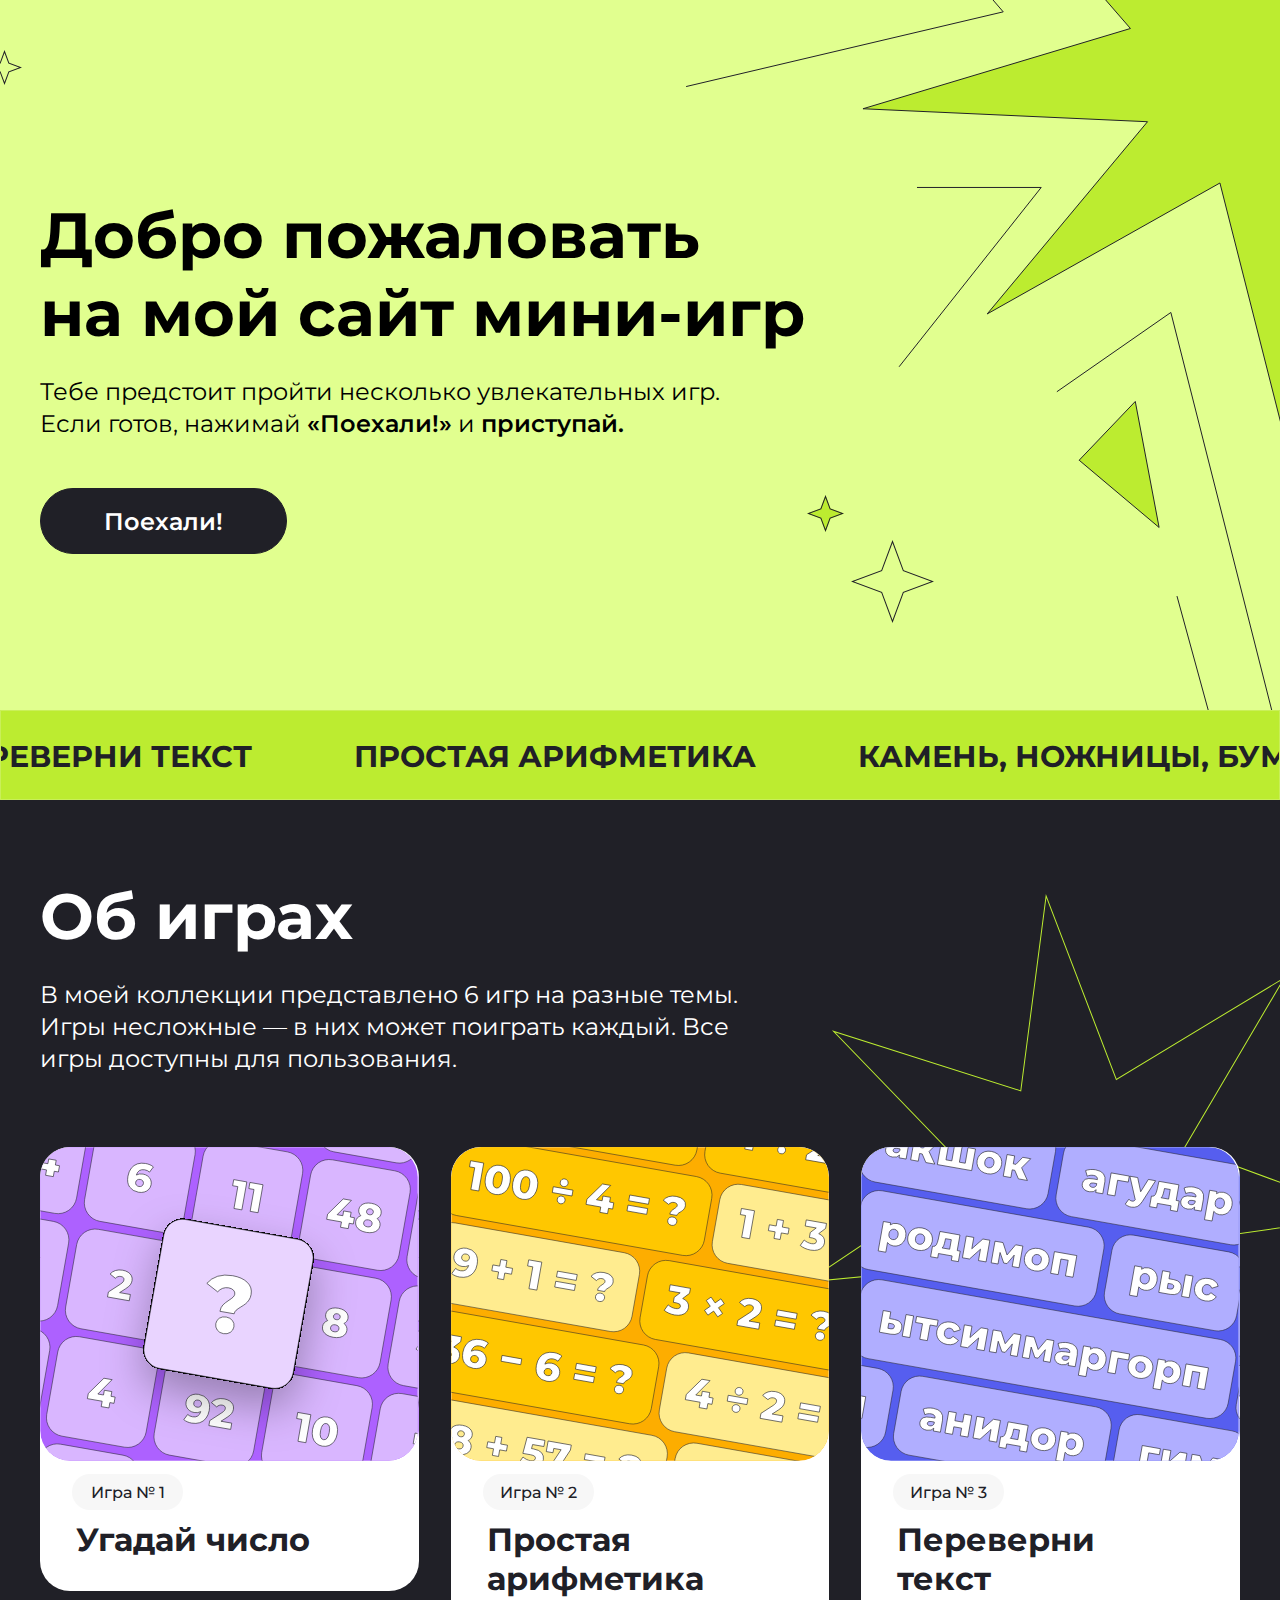
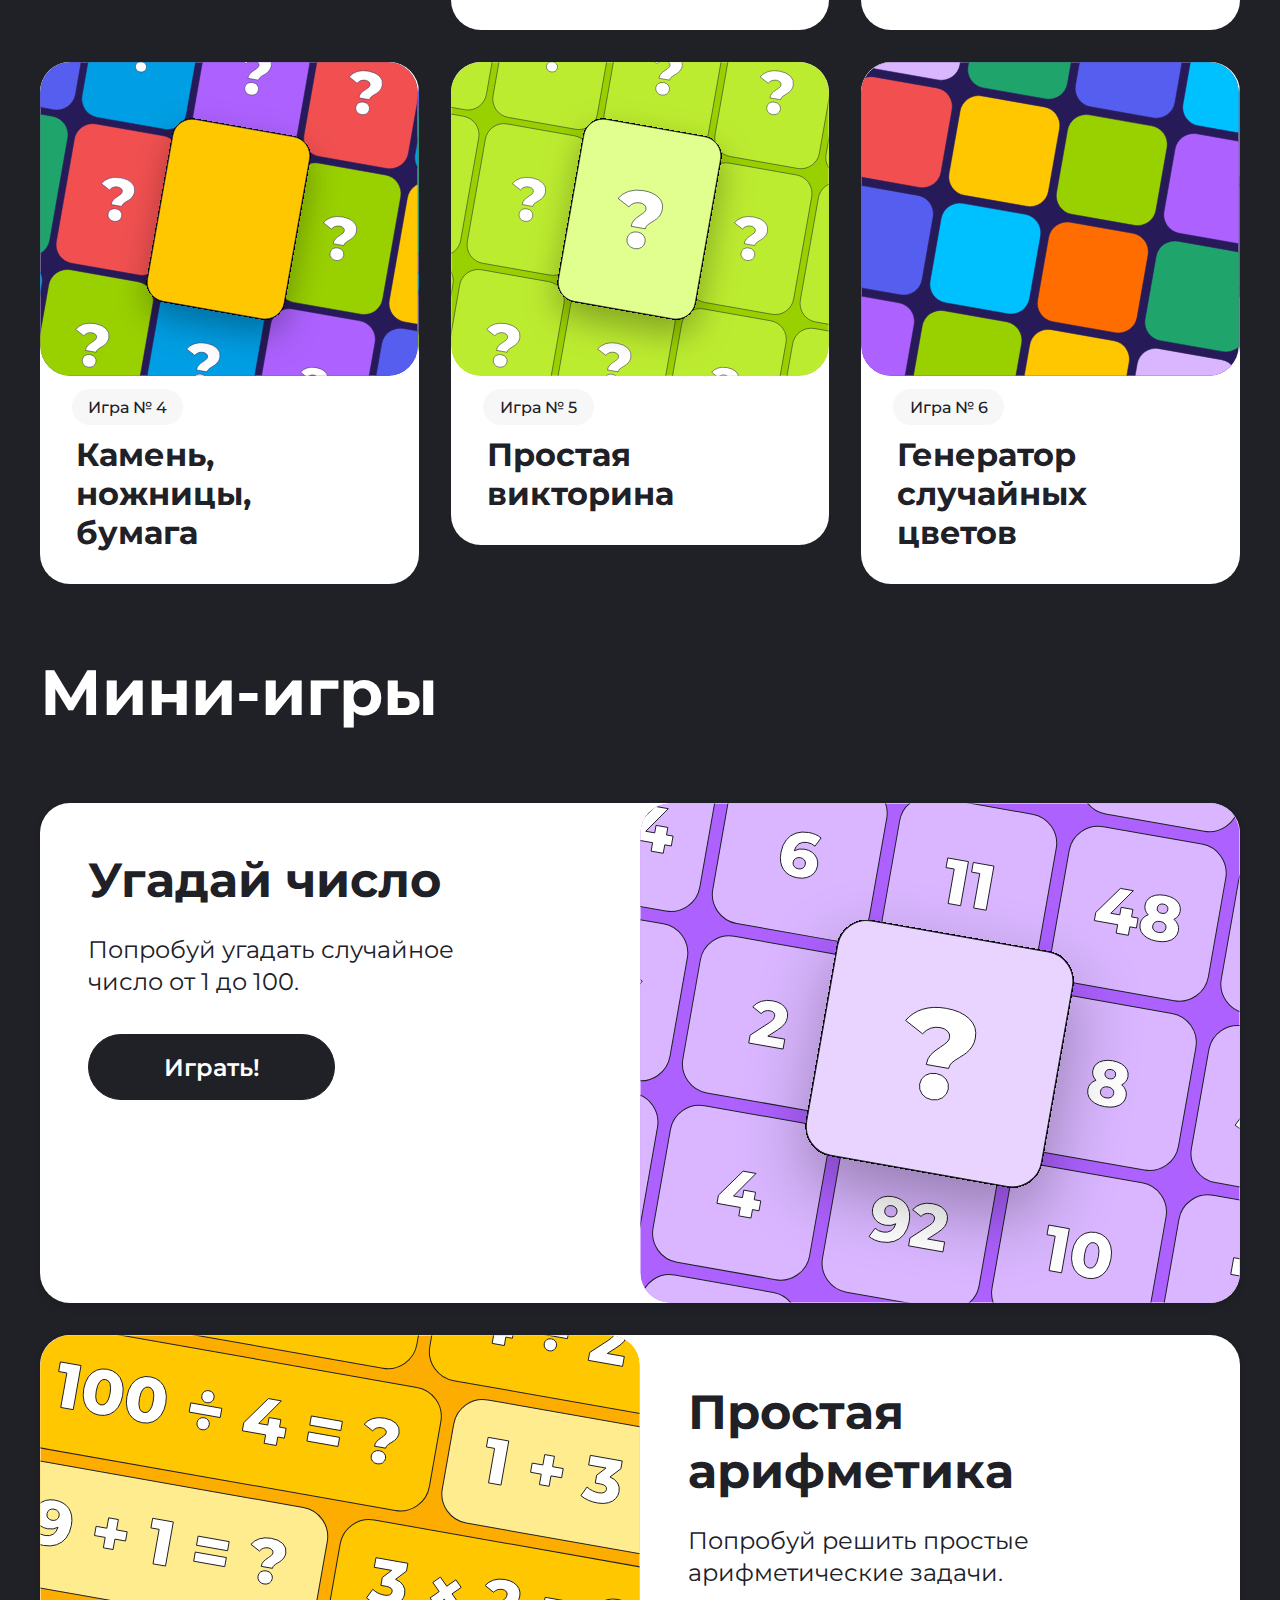
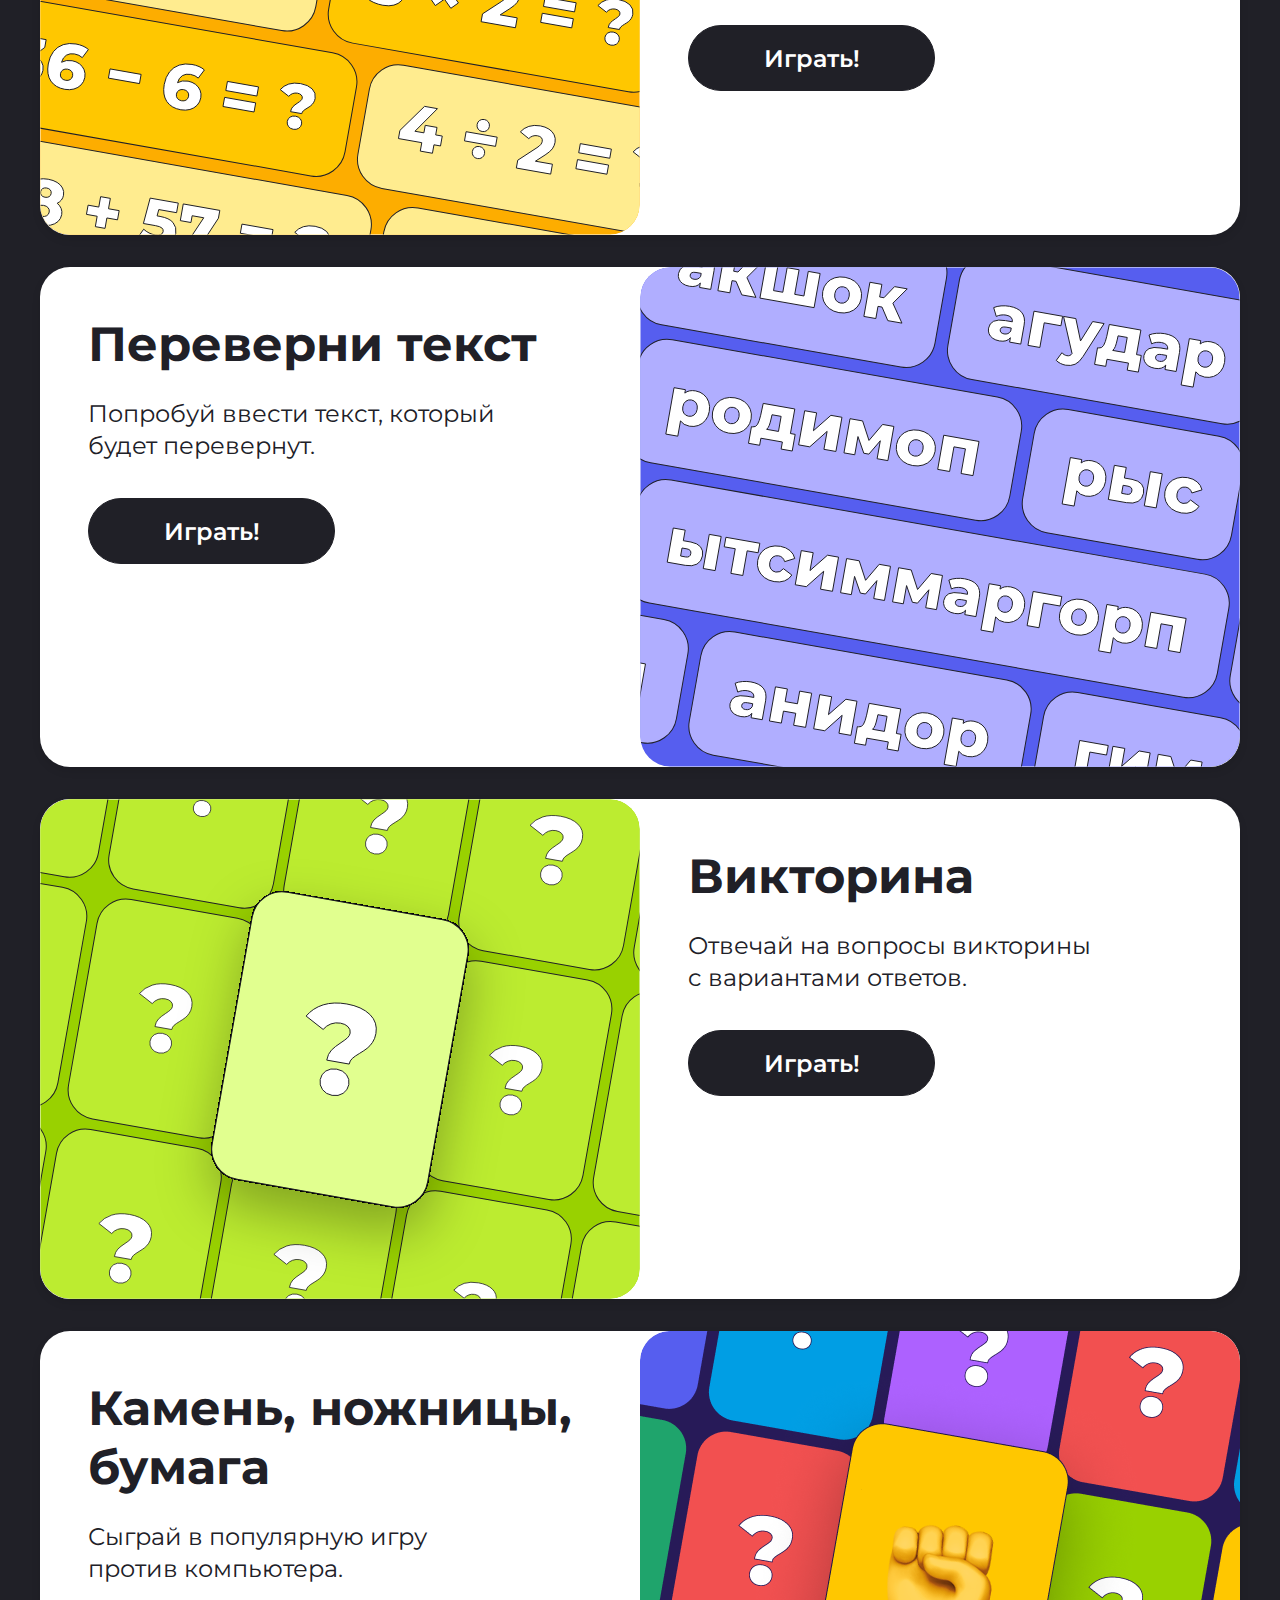
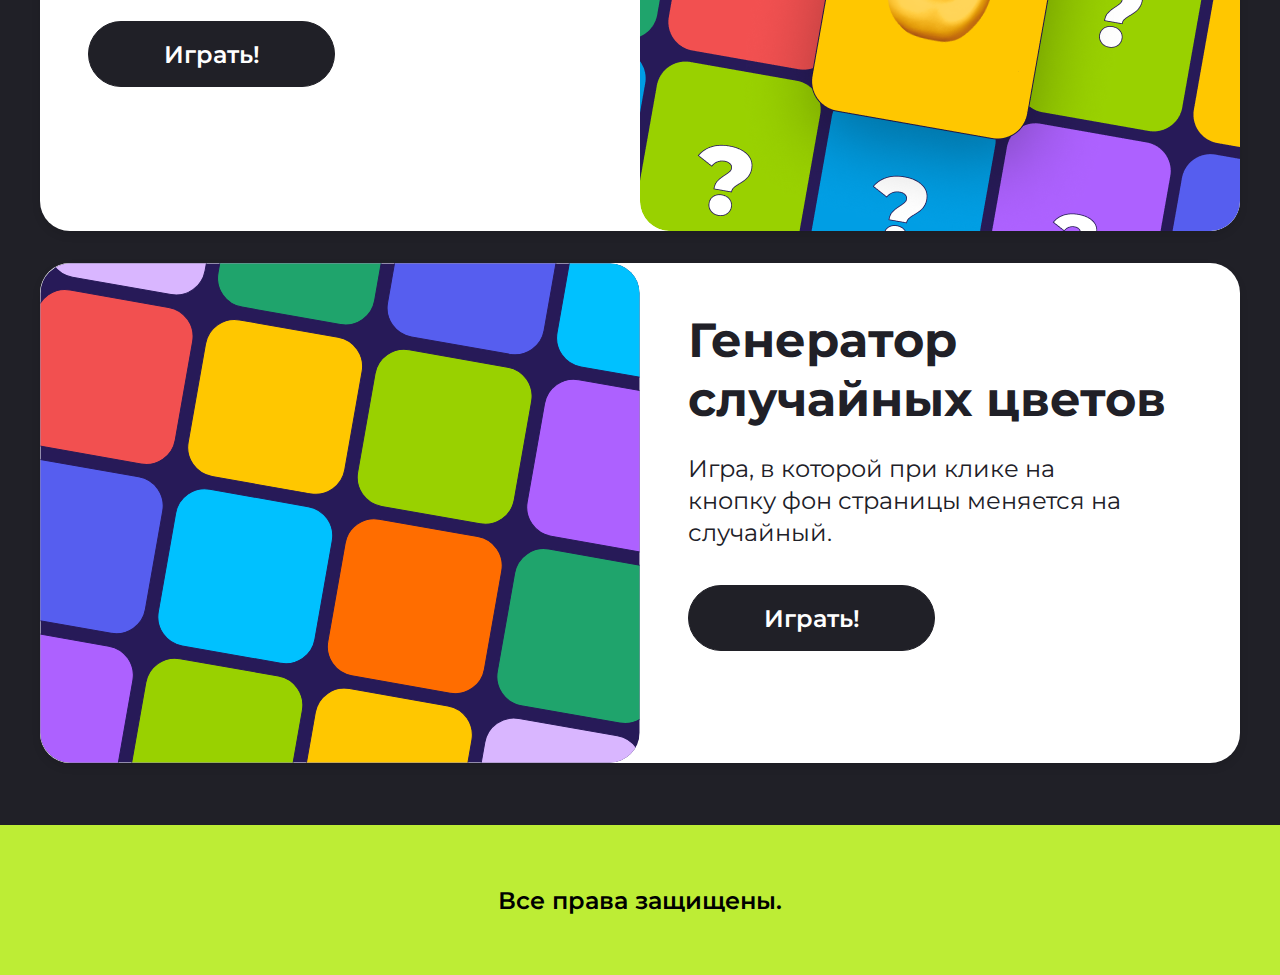
<file: index.html>
<!DOCTYPE html>
<html lang="en">
<head>
    <meta charset="UTF-8">
    <meta name="viewport" content="width=device-width, initial-scale=1.0">
    <title>Сайт</title>
    <link rel="preconnect" href="https://fonts.googleapis.com">
    <link rel="preconnect" href="https://fonts.gstatic.com" crossorigin>
    <link href="https://fonts.googleapis.com/css2?family=Montserrat:ital,wght@0,100..900;1,100..900&display=swap"
          rel="stylesheet">
    <link rel="stylesheet" href="./style/style.css">
</head>

<body>
<header class="header center">
    <h1 class="header__title">Добро пожаловать&nbsp; на мой сайт мини-игр</h1>
    <p class="header__text">Тебе предстоит пройти несколько увлекательных игр. Если готов, нажимай <span
            class="header__text-bold">«Поехали!»</span> и <span class="header__text-bold">приступай.</span>
    </p>
    <button id="startButton" class="header__button" onclick="startGame()">Поехали!</button>
</header>
<div class="banner">
    <div class="banner__info">
        <div class="banner__text">Викторина</div>
        <div class="banner__text">угадай число</div>
        <div class="banner__text">Переверни текст</div>
        <div class="banner__text">Простая арифметика</div>
        <div class="banner__text">Камень, ножницы, бумага</div>
        <div class="banner__text">Генератор случайных цветов</div>
    </div>
</div>
<section id="aboutGames" class="img-container center">
    <h2 class="title" id="Об_играх">Об играх</h2>
    <p class="title-text">В моей коллекции представлено 6 игр на разные темы. Игры несложные — в них может поиграть
        каждый. Все игры доступны для пользования.</p>
    <div class="img">
        <a class="img__card game-card" data-target="game1">
            <div class="img__item img__item_1"></div>
            <div class="img__number">Игра № 1</div>
            <div class="img__text">Угадай число</div>
        </a>
        <a class="img__card game-card" data-target="game2">
            <div class="img__item img__item_2"></div>
            <div class="img__number">Игра № 2</div>
            <div class="img__text">Простая арифметика</div>
        </a>
        <a class="img__card game-card" data-target="game3">
            <div class="img__item img__item_3"></div>
            <div class="img__number">Игра № 3</div>
            <div class="img__text">Переверни текст</div>
        </a>
        <a class="img__card game-card" data-target="game4">
            <div class="img__item img__item_4"></div>
            <div class="img__number">Игра № 4</div>
            <div class="img__text">Камень, ножницы, бумага</div>
        </a>
        <a class="img__card game-card" data-target="game5">
        <div class="img__item img__item_5"></div>
            <div class="img__number">Игра № 5</div>
            <div class="img__text">Простая викторина</div>
        </a>
        <a class="img__card game-card" data-target="game6">
            <div class="img__item img__item_6"></div>
            <div class="img__number">Игра № 6</div>
            <div class="img__text">Генератор случайных цветов</div>
        </a>
    </div>
</section>
<section id="gamesPlay" class="play-container center">
    <h2 class="title title-mini">Мини-игры</h2>
    <div class="play">
        <div id="game1" class="play__item-row-reverse">
            <img src="/img/img1.svg" alt="Угадай число" class="play__image">
            <div class="play__inf">
                <div class="play__title">Угадай число</div>
                <div class="play__text">Попробуй угадать случайное <br>число от 1 до 100.</div>
                <button class="play__button" onclick="startGuessNumberGame()">Играть!</button>
            </div>
        </div>
        <div id="game2" class="play__item">
            <img src="/img/img2.svg" alt="Простая арифметика" class="play__image">
            <div class="play__inf">
                <div class="play__title">Простая арифметика</div>
                <div class="play__text">Попробуй решить простые арифметические задачи.</div>
                <button class="play__button" onclick="playGame2(2)">Играть!</button>
            </div>
        </div>
        <div id="game3" class="play__item-row-reverse">
            <img src="/img/img3.svg" alt="Переверни текст" class="play__image">
            <div class="play__inf">
                <div class="play__title">Переверни текст</div>
                <div class="play__text">Попробуй ввести текст, который <br>будет перевернут.</div>
                <button class="play__button" onclick="playGame3(3)">Играть!</button>
            </div>
        </div>
        <div id="game4" class="play__item">
            <img src="/img/img4.svg" alt="Викторина" class="play__image">
            <div class="play__inf">
                <div class="play__title">Викторина</div>
                <div class="play__text">Отвечай на вопросы викторины <br>c вaриантами ответов.</div>
                <button class="play__button" onclick="playGame4(4)">Играть!</button>
            </div>
        </div>
        <div id="game5" class="play__item-row-reverse">
            <img src="/img/img5.png" alt="Камень, ножницы, бумага" class="play__image">
            <div class="play__inf">
                <div class="play__title">Камень, ножницы, бумага</div>
                <div class="play__text">Сыграй в популярную игру <br>против компьютера.</div>
                <button class="play__button" onclick="playGame5(5)">Играть!</button>
            </div>
        </div>
        <div id="game6" class="play__item">
            <img src="/img/img6.svg" alt="Генератор случайных цветов" class="play__image">
            <div class="play__inf">
                <div class="play__title">Генератор случайных цветов</div>
                <div class="play__text">Игра, в которой при клике на кнопку фон страницы меняется на случайный.</div>
                <button class="play__button" onclick="playGame6()">Играть!</button>
            </div>
        </div>
    </div>
</section>


<footer class="footer">
    <h3 class="footer__text">Все права защищены.</h3>
</footer>

<script src="site.js"></script>

</body>
</html>
</file>
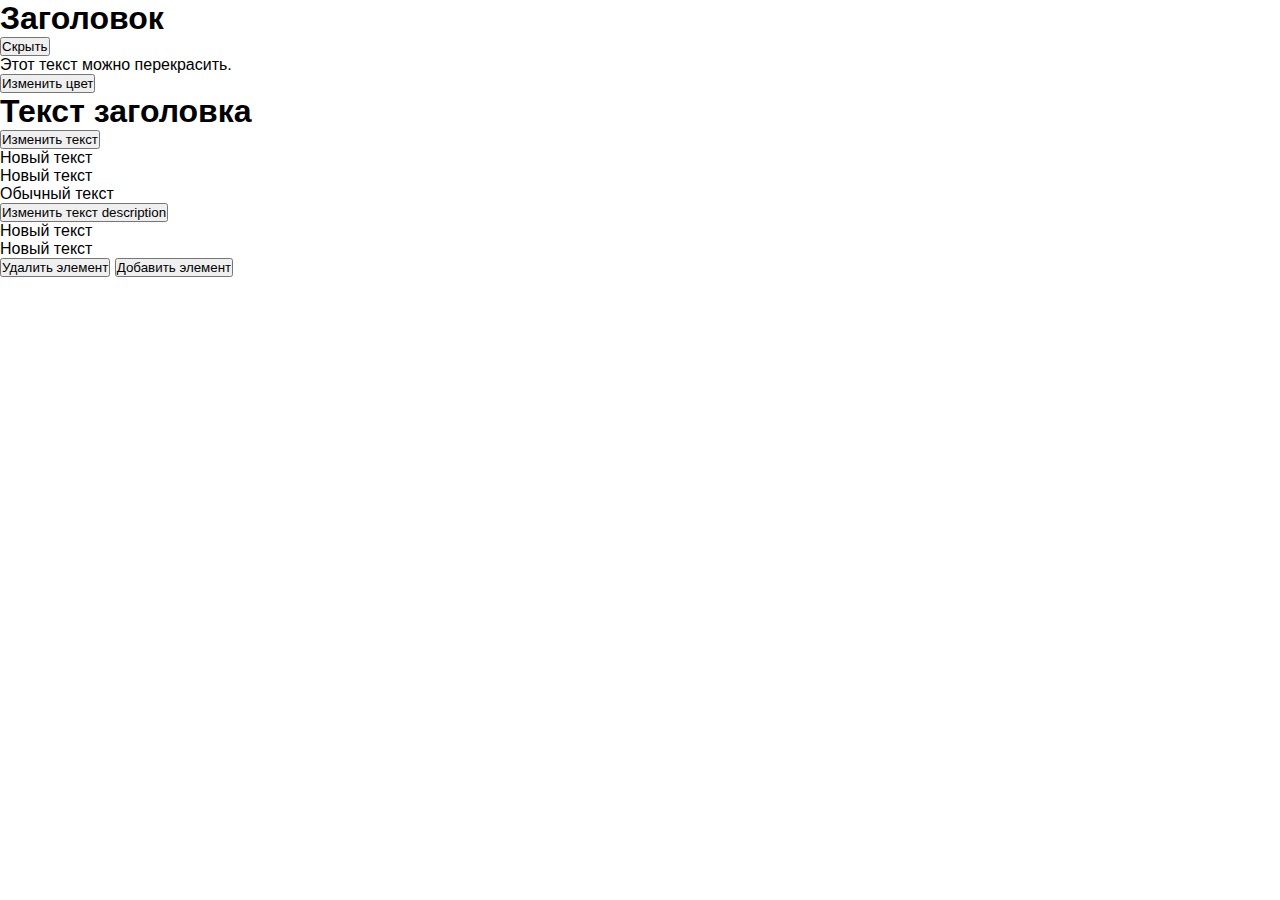
<file: test_hw-9.html>
<!DOCTYPE html>
<html lang="ru">
<head>
    <meta charset="UTF-8">
    <meta name="viewport" content="width=device-width, initial-scale=1.0">
    <title>Тестирование HW-9</title>
    <link rel="stylesheet" href="./style/style.css">
</head>
<body>

<h1 id="title">Заголовок</h1>
<button id="toggle-title">Скрыть</button>

<p id="paragraph">Этот текст можно перекрасить.</p>
<button id="change-color">Изменить цвет</button>

<h1 id="changeable-title">Текст заголовка</h1>
<button id="change-text">Изменить текст</button>

<p class="description">Описание 1</p>
<p class="description">Описание 2</p>
<p>Обычный текст</p>
<button id="change-description">Изменить текст description</button>

<p class="description">Текст для удаления</p>
<p class="description">Еще один абзац</p>
<button id="remove-description">Удалить элемент</button>

<button id="add-paragraph">Добавить элемент</button>

<script src="hw-9.js"></script>
</body>
</html>
</file>
<file: style/style.css>
* {
  margin: 0;
  padding: 0;
  box-sizing: border-box;
}

a {
  text-decoration: none;
}

body {
  font-family: "Montserrat", sans-serif;
  font-optical-sizing: auto;
}

.center {
  padding-left: calc(50% - 600px);
  padding-right: calc(50% - 600px);
}

.header {
  max-height: 800px;
  background: rgb(225, 255, 143);
  background-repeat: no-repeat;
  background-position: calc(100% + 480px) -400px, calc(100% - 1312px) 88px, calc(100% - 1258px) 50px, calc(100% - 346px) 540px, calc(100% - 436px) 495px;
  overflow: hidden;
  background-image: url("/img/Star-top.svg"), url("/img/Star_2.svg"), url("/img/Star_3.svg"), url("/img/Star_4.svg"), url("/img/Star_5.svg");
}
.header__title {
  font-size: 64px;
  font-weight: 700;
  line-height: 78px;
  width: 768px;
  padding-top: 196px;
  padding-bottom: 24px;
}
.header__text {
  font-size: 24px;
  font-weight: 400;
  line-height: 32px;
  width: 720px;
  padding-bottom: 48px;
}
.header__text-bold {
  font-weight: 600;
}
.header__button {
  width: 247px;
  height: 66px;
  border: 1px solid rgb(32, 32, 39);
  border-radius: 60px;
  background: rgb(32, 32, 39);
  color: #FFFFFF;
  font-size: 24px;
  font-weight: 600;
  text-align: center;
  margin-bottom: 156px;
  font-family: "Montserrat";
}

.banner {
  width: 100%;
  height: 90px;
  display: flex;
  align-items: center;
  padding: 27px 49px;
  border: 1px solid rgba(255, 255, 255, 0.2);
  backdrop-filter: blur(50px);
  background: rgb(188, 236, 48);
  flex-wrap: wrap;
  overflow: hidden;
  justify-content: space-between;
  white-space: nowrap;
}
.banner__info {
  width: 100%;
  display: flex;
  justify-content: center;
  align-items: center;
  flex-wrap: nowrap;
  flex-direction: row;
  white-space: nowrap;
}
.banner__text {
  color: rgb(32, 32, 39);
  font-size: 30px;
  font-weight: 700;
  text-transform: uppercase;
  padding-right: 51px;
  padding-left: 51px;
}

.title {
  margin: 0;
  color: rgb(255, 255, 255);
  font-size: 64px;
  font-weight: 700;
  line-height: 78px;
  text-align: left;
  padding-top: 77px;
  padding-bottom: 24px;
}
.title-mini {
  padding-top: 46px;
  padding-bottom: 72px;
}
.title-text {
  margin: 0;
  width: 700px;
  color: rgb(255, 255, 255);
  font-size: 24px;
  font-weight: 400;
  line-height: 32px;
  padding-bottom: 72px;
}

.img-container {
  background: rgb(32, 32, 39);
  height: 100%;
  background-repeat: no-repeat;
  background-position: calc(100% + 91px) 94px, calc(100% - 1355px) 730px, calc(100% - 1322px) 794px;
  background-image: url("/img/Star_1.svg"), url("/img/Star_11.svg"), url("/img/Star_12.svg");
  overflow: hidden;
}

.img {
  max-height: 1060px;
  max-width: 1200px;
  display: grid;
  grid-template-columns: repeat(12, 1fr);
  grid-template-rows: repeat(3, 1fr);
  gap: 32px;
  align-items: start;
}
.img__card {
  display: flex;
  flex-direction: column;
  grid-column: span 4;
  background-color: #FFFFFF;
  border-radius: 30px;
}
.img__card_top {
  margin-top: -40px;
}
.img__item {
  border-radius: 30px;
  height: 314px;
  background-size: cover;
  background-repeat: no-repeat;
  background-position: center;
}
.img__item_1 {
  background: url(/img/card1.svg);
}
.img__item_2 {
  background: url(/img/card2.svg);
}
.img__item_3 {
  background: url(/img/card3.svg);
}
.img__item_4 {
  background: url(/img/card41.svg);
}
.img__item_5 {
  background: url(/img/card5.svg);
}
.img__item_6 {
  background: url(/img/card6.svg);
}
.img__number {
  width: 111px;
  height: 36px;
  color: rgb(32, 32, 39);
  font-size: 16px;
  font-weight: 500;
  border-radius: 52.58px;
  background: rgb(247, 247, 247);
  display: flex;
  justify-content: center;
  align-items: center;
  margin-top: 13px;
  margin-left: 32px;
  margin-bottom: 10px;
}
.img__text {
  color: rgb(32, 32, 39);
  font-size: 32px;
  font-weight: 700;
  text-align: left;
  padding: 0 36px 32px;
  max-width: 372px;
}

.play-container {
  background: rgb(32, 32, 39);
  height: 100%;
  background-repeat: no-repeat;
  background-position: calc(100% - 49px) 111px, calc(100% - 125px) 85px, calc(100% - 47px) 3372px, calc(100% - 139px) 3426px;
  background-image: url("/img/Star_6.svg"), url("/img/Star_7.svg"), url("/img/Star_8.svg"), url("/img/Star_10.svg");
  overflow: hidden;
  padding-bottom: 144px;
}

.play-container {
  background: rgb(32, 32, 39);
  padding-bottom: 30px;
}

.play {
  display: flex;
  flex-direction: column;
  flex-wrap: nowrap;
  align-content: center;
  align-items: center;
}

.play__title {
  color: rgb(32, 32, 39);
  font-size: 48px;
  font-weight: 700;
  line-height: 59px;
  padding-bottom: 24px;
  width: 504px;
  margin-top: 48px;
}

.play__item {
  height: auto;
  background-color: #ffffff;
  border-radius: 30px;
  padding: 0px;
  max-width: 1200px;
  box-shadow: 0 4px 8px rgba(0, 0, 0, 0.1);
  display: flex;
  flex-direction: row;
  margin-bottom: 32px;
}

.play__item-row-reverse {
  height: auto;
  background-color: #ffffff;
  border-radius: 30px;
  padding: 0px;
  max-width: 1200px;
  box-shadow: 0 4px 8px rgba(0, 0, 0, 0.1);
  display: flex;
  flex-direction: row-reverse;
  margin-bottom: 32px;
}

.play__inf {
  width: 600px;
  padding-left: 48px;
}

.play__text {
  color: rgb(32, 32, 39);
  font-size: 24px;
  font-weight: 400;
  line-height: 32px;
  padding-bottom: 36px;
  width: 457px;
}

.play__image {
  border-radius: 30px;
  height: auto;
}

.play__button {
  width: 247px;
  height: 66px;
  border: 1px solid rgb(32, 32, 39);
  border-radius: 60px;
  background: rgb(32, 32, 39);
  color: #FFFFFF;
  font-size: 24px;
  font-weight: 600;
  text-align: center;
  margin-right: 0px;
  margin-bottom: 32px;
  font-family: "Montserrat", serif;
}

.footer__text {
  height: 150px;
  background: rgb(189, 237, 53);
  color: rgb(0, 0, 0);
  font-size: 24px;
  font-weight: 600;
  line-height: 29px;
  text-align: center;
  padding-top: 61px;
}

.header__button:hover {
  background: rgb(255, 255, 255);
  color: black;
}

.header__button {
  transition: all 0.3s;
}

.play__button:hover {
  background: rgb(255, 255, 255);
  color: black;
}

.play__button {
  transition: all 0.3s;
}

.img__card {
  transition: all 0.5s;
}

.img__card:hover {
  transform: scale(1.1);
}

.img-container {
  display: block;
}

@media (max-width: 376px) {
  .center {
    padding-left: 16px;
    padding-right: 16px;
  }
  .header {
    display: flex;
    max-height: 800px;
    flex-direction: column;
    flex-wrap: nowrap;
    align-content: center;
    align-items: center;
    background-repeat: no-repeat, no-repeat, no-repeat, no-repeat, no-repeat;
    background-size: 80%, 21px, 35px, 18px, 40px;
    background-position: 190px -120px, 91px 64px, 37px 97px, 272px 557px, 303px 580px;
  }
  .header__title {
    font-size: 40px;
    font-weight: 700;
    line-height: 49px;
    width: 296px;
    padding-top: 147px;
    padding-bottom: 24px;
    text-align: center;
  }
  .header__text {
    font-size: 16px;
    font-weight: 400;
    line-height: 19.5px;
    width: 296px;
    padding-bottom: 48px;
    text-align: center;
  }
  .header__button {
    width: 285px;
    height: 55px;
    border: 1px solid rgb(32, 32, 39);
    border-radius: 60px;
    background: rgb(32, 32, 39);
    color: #FFFFFF;
    font-size: 16px;
    font-weight: 600;
    text-align: center;
    margin-bottom: 131px;
  }
  .banner {
    width: 100%;
    height: 52px;
    display: flex;
    align-items: center;
    padding: 27px 49px;
    border: 1px solid rgba(255, 255, 255, 0.2);
    backdrop-filter: blur(50px);
    background: rgb(188, 236, 48);
    flex-wrap: wrap;
    overflow: hidden;
    justify-content: space-between;
    flex-direction: row;
    align-content: center;
  }
  .banner {
    width: 100%;
    height: 52px;
    display: flex;
    align-items: center;
    padding: 27px 49px;
    border: 1px solid rgba(255, 255, 255, 0.2);
    backdrop-filter: blur(50px);
    background: rgb(188, 236, 48);
    flex-wrap: nowrap;
    overflow: hidden;
    justify-content: flex-start;
    flex-direction: row;
    align-content: center;
  }
  .banner__text {
    color: rgb(32, 32, 39);
    font-size: 16px;
    font-weight: 700;
    text-transform: uppercase;
    padding-right: 51px;
    padding-left: 51px;
  }
  .title {
    margin: 0;
    color: rgb(255, 255, 255);
    font-size: 40px;
    font-weight: 700;
    line-height: 49px;
    text-align: left;
    padding-top: 48px;
    padding-bottom: 48px;
  }
  .img-container {
    display: none;
  }
  .play-container {
    background: rgb(32, 32, 39);
    padding-bottom: 30px;
  }
  .play {
    display: flex;
    flex-direction: column;
    flex-wrap: nowrap;
    align-content: center;
    align-items: center;
  }
  .play__title {
    color: rgb(32, 32, 39);
    font-size: 32px;
    font-weight: 700;
    line-height: 39px;
    padding-bottom: 16px;
    width: 285px;
    margin-top: 28px;
  }
  .play__item {
    height: auto;
    background-color: #FFFFFF;
    border-radius: 30px;
    padding: 0px;
    width: 350px;
    box-shadow: 0 4px 8px rgba(0, 0, 0, 0.1);
    display: flex;
    flex-direction: column;
    align-items: center;
  }
  .play__item-row-reverse {
    height: auto;
    background-color: #ffffff;
    border-radius: 30px;
    padding: 0px;
    max-width: 1200px;
    box-shadow: 0 4px 8px rgba(0, 0, 0, 0.1);
    display: flex;
    flex-direction: column;
    margin-bottom: 32px;
    align-items: center;
  }
  .play__text {
    color: rgb(32, 32, 39);
    font-size: 16px;
    font-weight: 400;
    line-height: 20px;
    padding-bottom: 36px;
    width: 285px;
  }
  .play__image {
    border-radius: 30px;
    max-width: 100%;
    height: auto;
  }
  .play__button {
    width: 285px;
    height: 55px;
    border: 1px solid rgb(32, 32, 39);
    border-radius: 60px;
    background: rgb(32, 32, 39);
    color: #FFFFFF;
    font-size: 16px;
    font-weight: 600;
    text-align: center;
    margin-right: 0px;
    margin-bottom: 32px;
    font-family: "Montserrat", serif;
  }
  .play__inf {
    width: 284px;
    padding-left: 0px;
  }
  .footer__text {
    height: 100px;
    background: rgb(189, 237, 53);
    color: rgb(0, 0, 0);
    font-size: 16px;
    font-weight: 600;
    line-height: 20px;
    text-align: center;
    padding-top: 36px;
  }
}

/*# sourceMappingURL=style.css.map */
</file>
